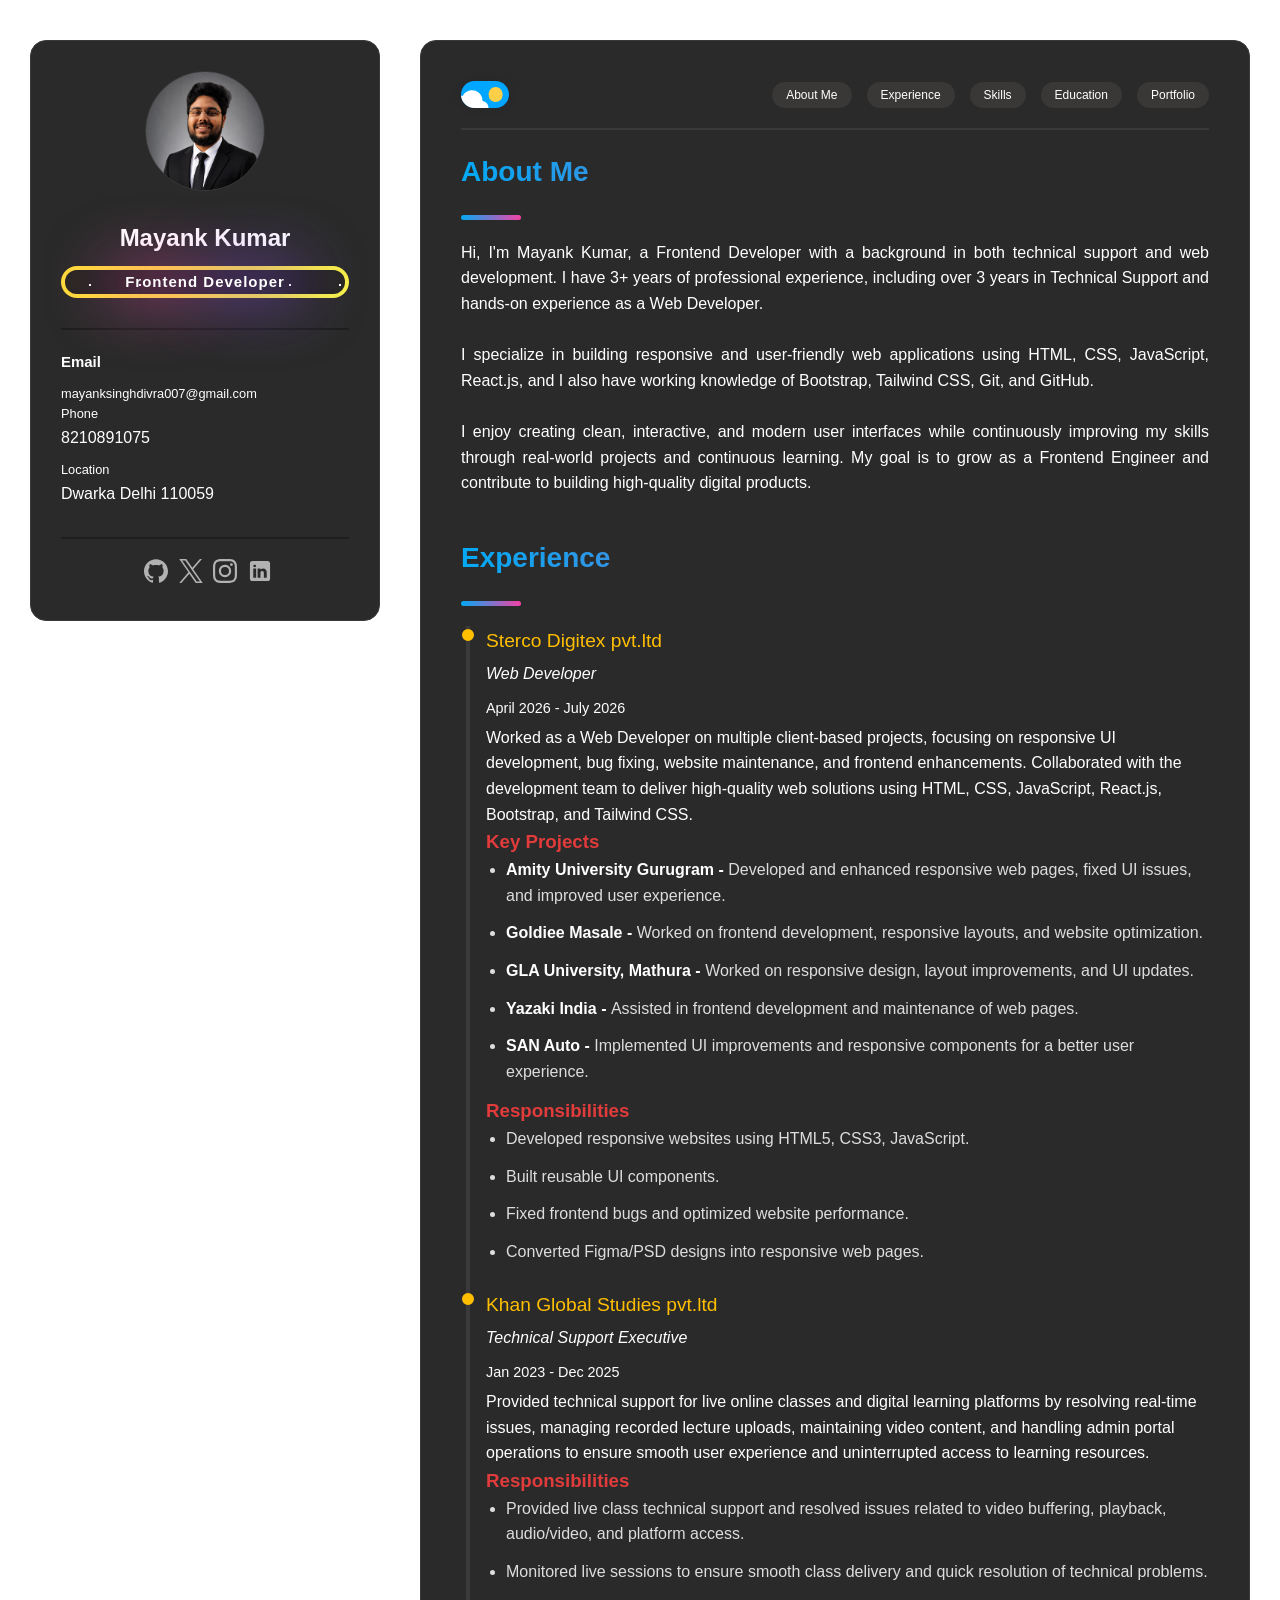
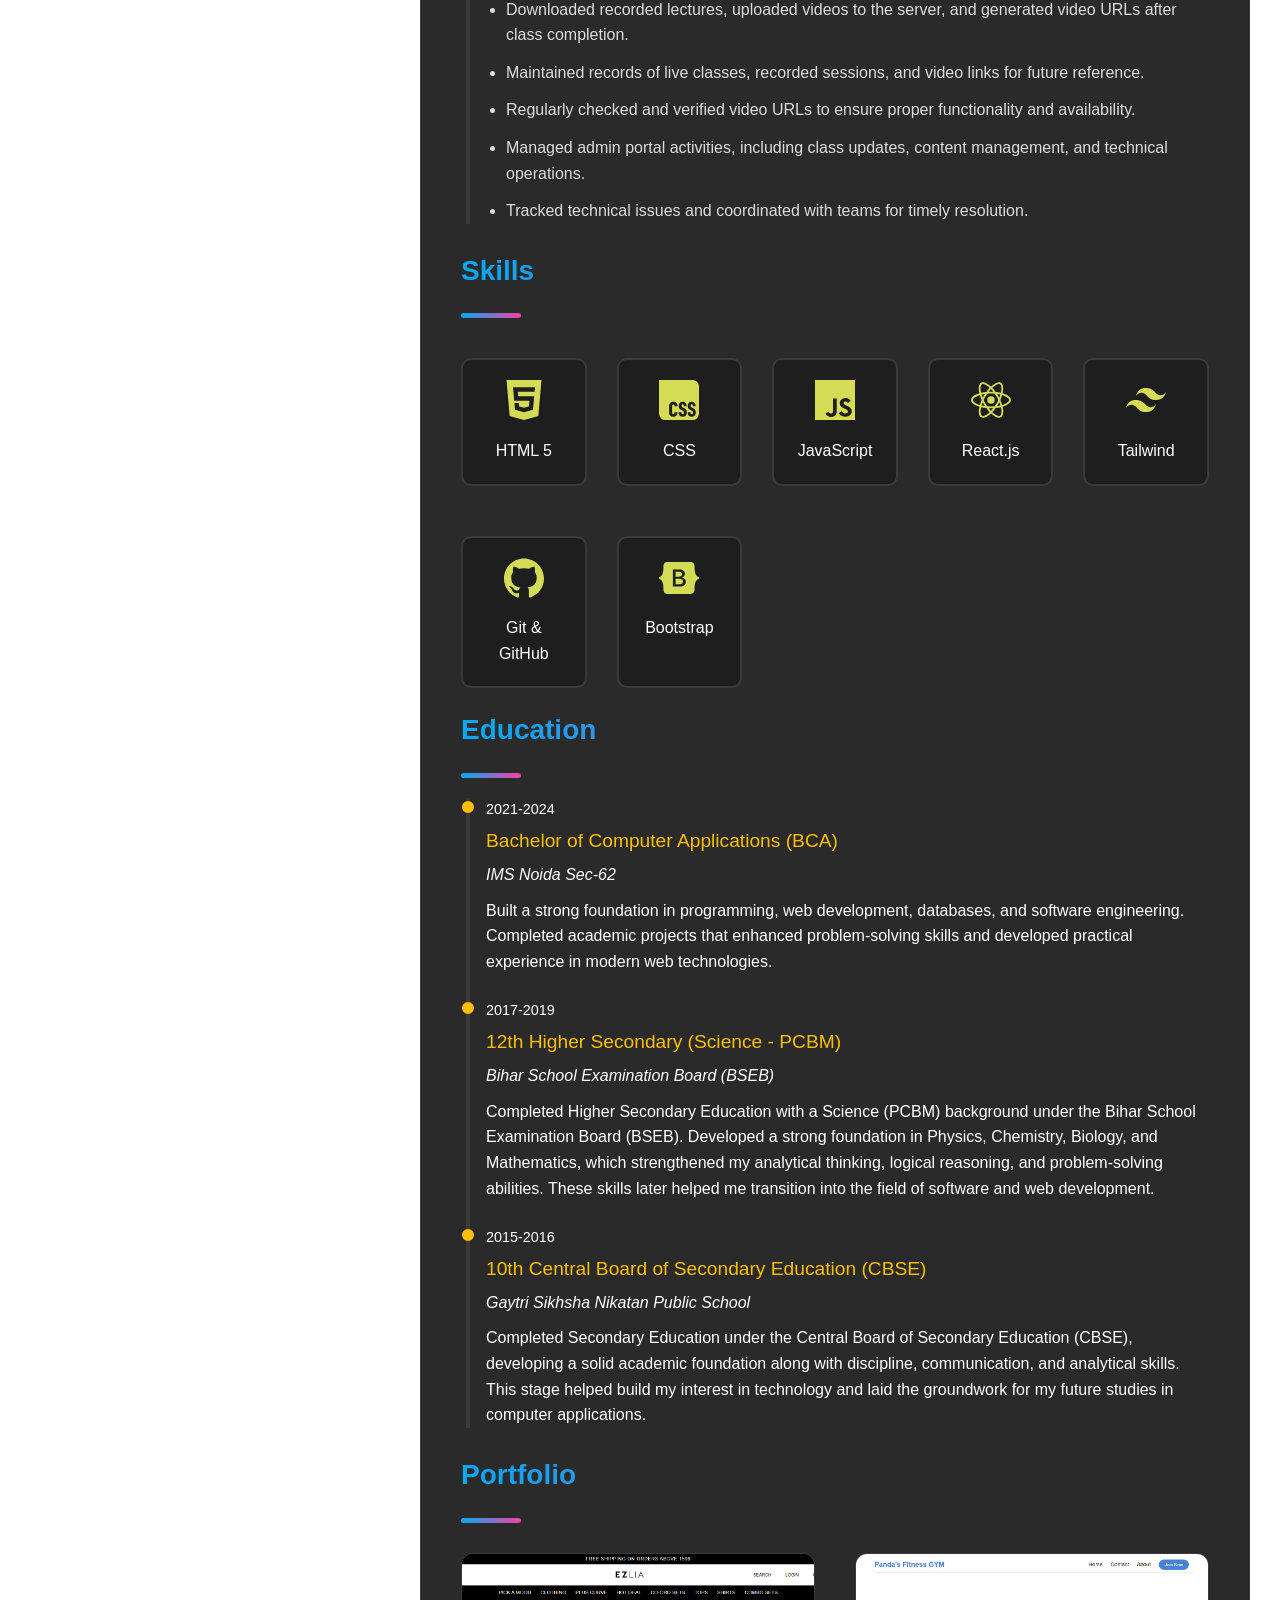
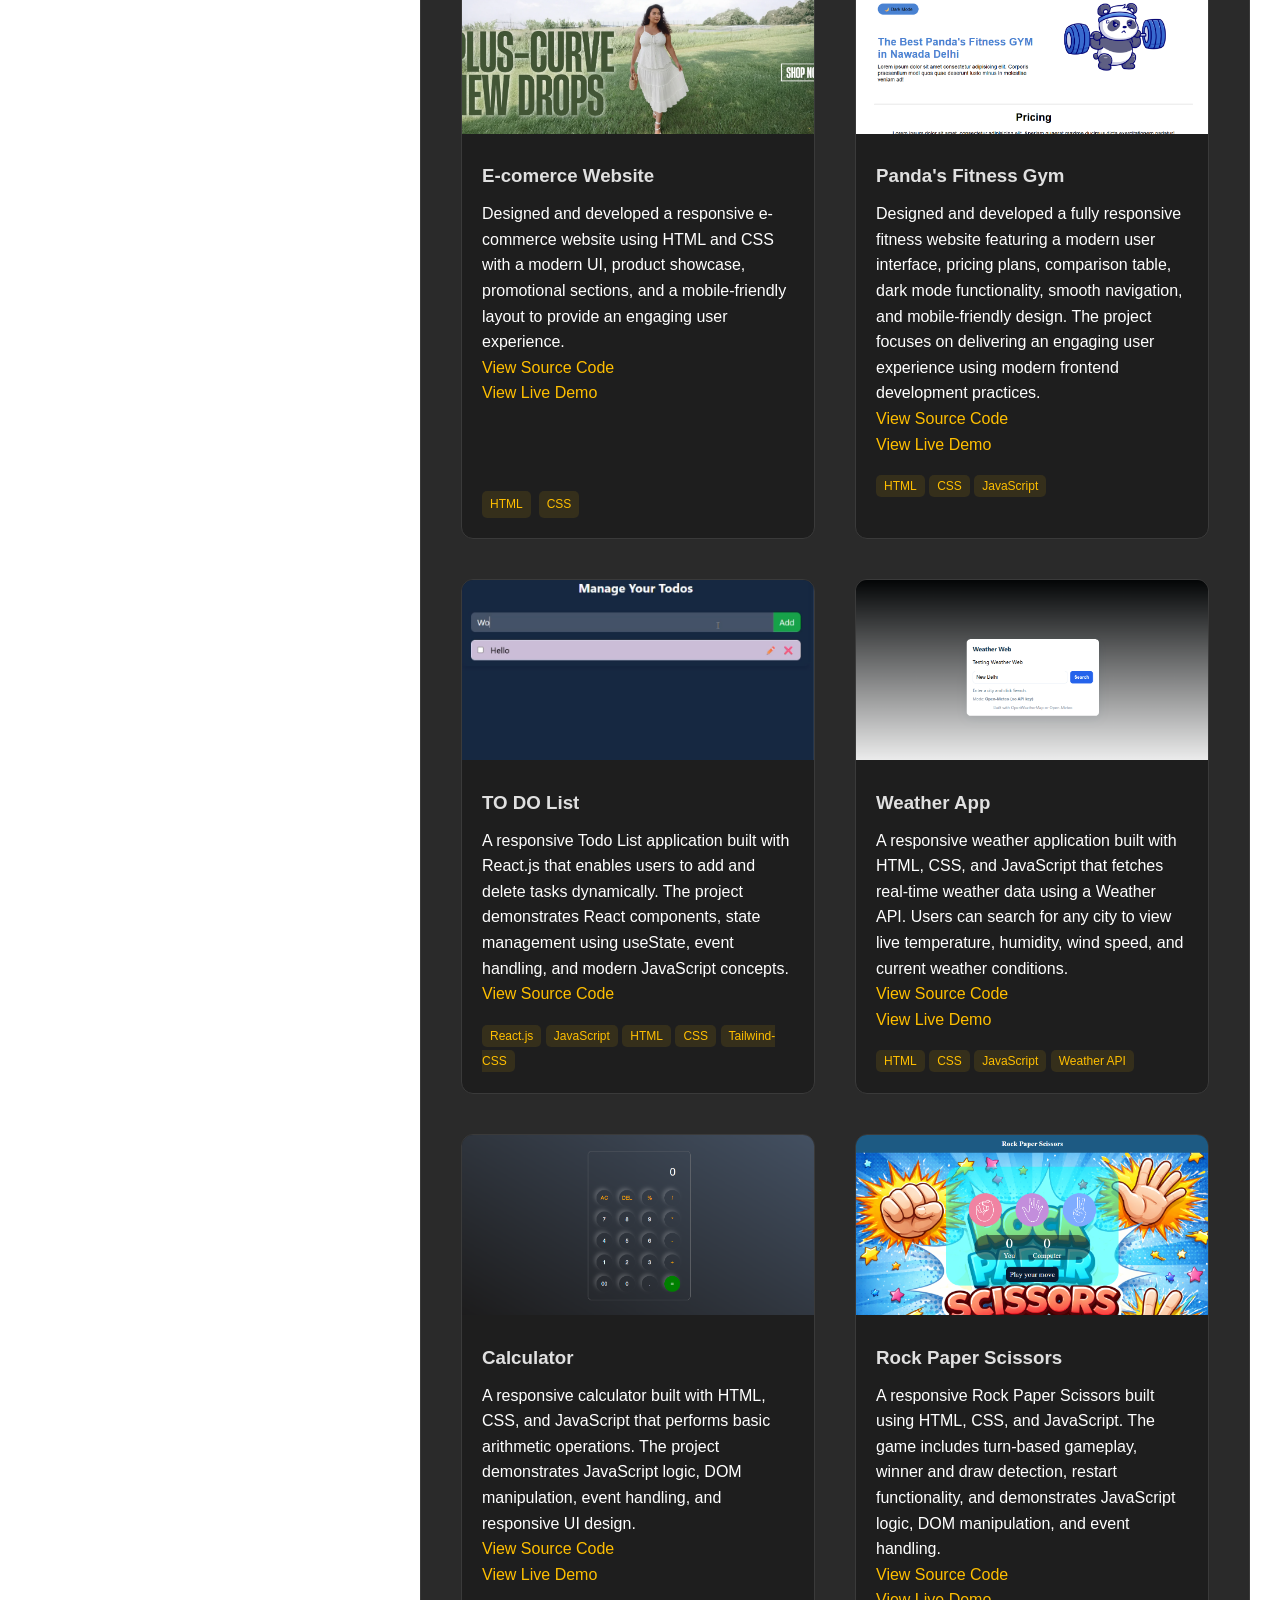
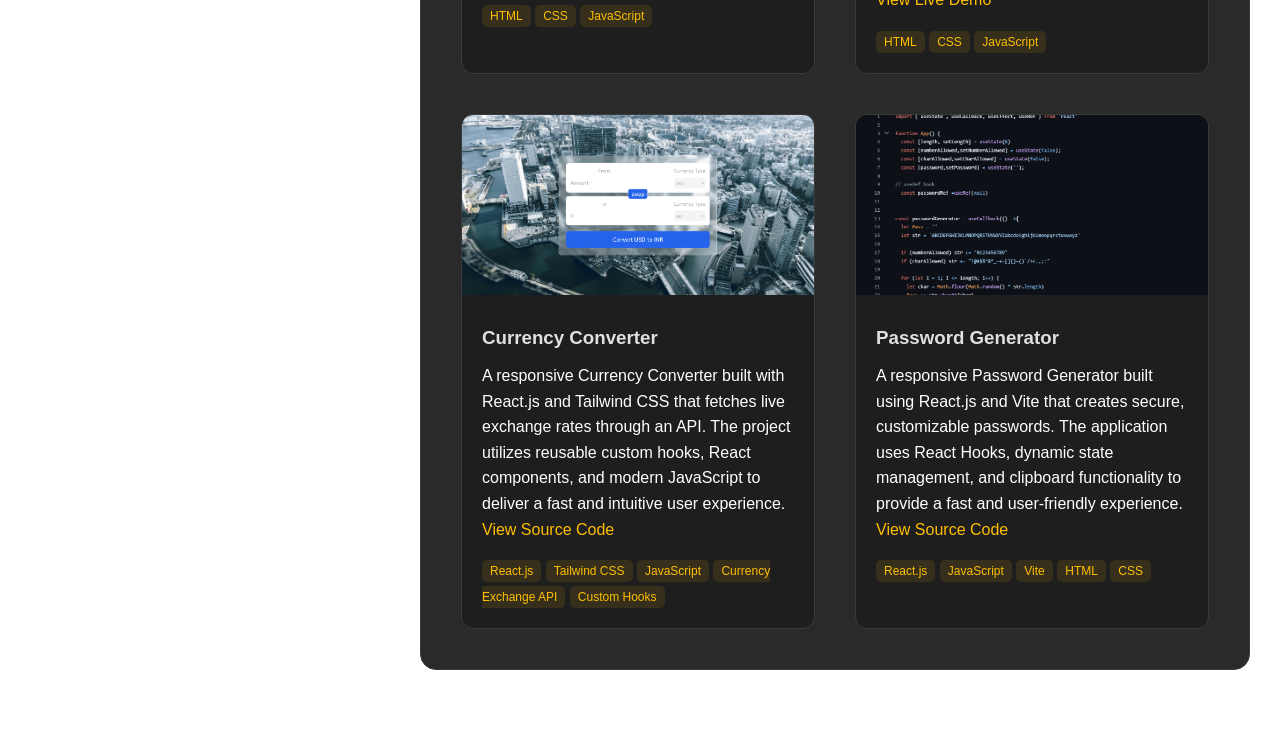
<file: index.html>
<!doctype html>
<html lang="en">
  <head>
    <meta charset="UTF-8" />
    <meta name="viewport" content="width=device-width, initial-scale=1.0" />
    <link rel="stylesheet" href="style.css" />
    <link rel="shortcut icon" href="./favicon.png" type="image/x-icon" />
    <title>Portfolio Mayank</title>
  </head>
  <body>
    <div class="main_container">
      <!-- sidebar -->
      <div class="sidebar">
        <!-- profile -->
        <div class="profile">
          <img src="./mayank.png" alt="" />
          <h2>Mayank Kumar</h2>

          <div class="profile-badge">
            <strong>Frontend Developer</strong>

            <div class="badge-stars">
              <div class="badge-stars-bg"></div>
            </div>

            <div class="badge-glow">
              <div class="badge-circle"></div>
              <div class="badge-circle"></div>
            </div>
          </div>
        </div>
        <!-- contact -->
        <div class="contact">
          <div class="lable">
            <h3 class="email">Email</h3>
            <a class="value" href="mailto:mayanksinghdivra007@gmail.com"
              >mayanksinghdivra007@gmail.com</a
            >
          </div>
          <div class="phone">
            <h3 class="lable">Phone</h3>
            <a class="value" href="tel:8210891075">8210891075</a>
          </div>
          <div class="location">
            <h3 class="lable">Location</h3>
            <p class="value">Dwarka Delhi 110059</p>
          </div>
        </div>
        <!-- social -->
        <div class="social">
          <a href="https://github.com/mayanksingh-0852" target="_blank"
            ><img src="./github.svg" alt="GitHub"
          /></a>
          <a href="https://x.com/MayankSingh1075" target="_blank"
            ><img src="./x.svg" alt="X"
          /></a>
          <a href="https://www.instagram.com/_mayank_singh_7/" target="_blank"
            ><img src="./instagram.svg" alt="Instagram"
          /></a>
          <a
            href="https://www.linkedin.com/in/kumar-mayank-5a015025a/"
            target="_blank"
            ><img src="./linkedin.svg" alt="Linkedin"
          /></a>
        </div>
      </div>

      <!-- main-contain -->
      <div class="main_contain">
        <!-- navigation -->
        <div class="nav-wrapper">
          <label class="switch">
            <input checked="true" id="checkbox" type="checkbox" />
            <span class="slider">
              <div class="star star_1"></div>
              <div class="star star_2"></div>
              <div class="star star_3"></div>
              <svg viewBox="0 0 16 16" class="cloud_1 cloud">
                <path
                  transform="matrix(.77976 0 0 .78395-299.99-418.63)"
                  fill="#fff"
                  d="m391.84 540.91c-.421-.329-.949-.524-1.523-.524-1.351 0-2.451 1.084-2.485 2.435-1.395.526-2.388 1.88-2.388 3.466 0 1.874 1.385 3.423 3.182 3.667v.034h12.73v-.006c1.775-.104 3.182-1.584 3.182-3.395 0-1.747-1.309-3.186-2.994-3.379.007-.106.011-.214.011-.322 0-2.707-2.271-4.901-5.072-4.901-2.073 0-3.856 1.202-4.643 2.925"
                ></path>
              </svg>
            </span>
          </label>

          <div id="navigation">
            <div class="nav">
              <div class="container">
                <a href="#about_me"><button>About Me</button></a>
              </div>

              <div class="container">
                <a href="#experience"><button>Experience</button></a>
              </div>

              <div class="container">
                <a href="#skills"><button>Skills</button></a>
              </div>
              <div class="container">
                <a href="#education"><button>Education</button></a>
              </div>

              <div class="container">
                <a href="#portfolio"><button>Portfolio</button></a>
              </div>
            </div>
          </div>
        </div>

        <!-- about me -->
        <div id="about_me">
          <h2 class="heading">About Me</h2>
          <div class="line"></div>
          <p class="content">
            Hi, I'm Mayank Kumar, a Frontend Developer with a background in both
            technical support and web development. I have 3+ years of
            professional experience, including over 3 years in Technical Support
            and hands-on experience as a Web Developer.
          </p>
          <br />
          <p class="content">
            I specialize in building responsive and user-friendly web
            applications using HTML, CSS, JavaScript, React.js, and I also have
            working knowledge of Bootstrap, Tailwind CSS, Git, and GitHub.
          </p>
          <br />
          <p class="content">
            I enjoy creating clean, interactive, and modern user interfaces
            while continuously improving my skills through real-world projects
            and continuous learning. My goal is to grow as a Frontend Engineer
            and contribute to building high-quality digital products.
          </p>
        </div>
        <!-- experience -->
        <div id="experience">
          <h2 class="heading">Experience</h2>
          <div class="line"></div>
          <div class="edtech">
            <div class="education_first">
              <div class="degree" id="company">Sterco Digitex pvt.ltd</div>
              <p class="college">Web Developer</p>
              <div class="year">April 2026 - July 2026</div>
              <p class="learning">
                Worked as a Web Developer on multiple client-based projects,
                focusing on responsive UI development, bug fixing, website
                maintenance, and frontend enhancements. Collaborated with the
                development team to deliver high-quality web solutions using
                HTML, CSS, JavaScript, React.js, Bootstrap, and Tailwind CSS.
              </p>
              <h3 class="custom">Key Projects</h3>
              <ul class="project_list">
                <li>
                  <strong>Amity University Gurugram - </strong>Developed and
                  enhanced responsive web pages, fixed UI issues, and improved
                  user experience.
                </li>
                <li>
                  <strong>Goldiee Masale - </strong>Worked on frontend
                  development, responsive layouts, and website optimization.
                </li>
                <li>
                  <strong>GLA University, Mathura - </strong>Worked on
                  responsive design, layout improvements, and UI updates.
                </li>
                <li>
                  <strong>Yazaki India - </strong>Assisted in frontend
                  development and maintenance of web pages.
                </li>
                <li>
                  <strong>SAN Auto - </strong>Implemented UI improvements and
                  responsive components for a better user experience.
                </li>
              </ul>
              <h3 class="custom">Responsibilities</h3>
              <ul class="responsibility_list">
                <li>
                  Developed responsive websites using HTML5, CSS3, JavaScript.
                </li>
                <li>Built reusable UI components.</li>
                <li>Fixed frontend bugs and optimized website performance.</li>
                <li>Converted Figma/PSD designs into responsive web pages.</li>
              </ul>
              <div class="goal"></div>
            </div>
            <div class="education_sec">
              <div class="degree" id="company">Khan Global Studies pvt.ltd</div>
              <p class="college">Technical Support Executive</p>
              <div class="year">Jan 2023 - Dec 2025</div>
              <p class="learning">
                Provided technical support for live online classes and digital
                learning platforms by resolving real-time issues, managing
                recorded lecture uploads, maintaining video content, and
                handling admin portal operations to ensure smooth user
                experience and uninterrupted access to learning resources.
              </p>
              <h3 class="custom">Responsibilities</h3>
              <ul class="project_list">
                <li>
                  Provided live class technical support and resolved issues
                  related to video buffering, playback, audio/video, and
                  platform access.
                </li>
                <li>
                  Monitored live sessions to ensure smooth class delivery and
                  quick resolution of technical problems.
                </li>
                <li>
                  Downloaded recorded lectures, uploaded videos to the server,
                  and generated video URLs after class completion.
                </li>
                <li>
                  Maintained records of live classes, recorded sessions, and
                  video links for future reference.
                </li>
                <li>
                  Regularly checked and verified video URLs to ensure proper
                  functionality and availability.
                </li>
                <li>
                  Managed admin portal activities, including class updates,
                  content management, and technical operations.
                </li>
                <li>
                  Tracked technical issues and coordinated with teams for timely
                  resolution.
                </li>
              </ul>
              <div class="goal"></div>
            </div>

            <div class="liner"></div>
          </div>
        </div>
        <!-- skills -->
        <div id="skills">
          <h2 class="heading">Skills</h2>
          <div class="line"></div>
          <div class="grid-contaner">
            <div class="item">
              <img src="./html5.svg" alt="" />
              <h3>HTML 5</h3>
            </div>
            <div class="item">
              <img src="./css.svg" alt="" />
              <h3>CSS</h3>
            </div>
            <div class="item">
              <img src="javascript.svg" alt="" />
              <h3>JavaScript</h3>
            </div>
            <div class="item">
              <img src="react.svg" alt="" />
              <h3>React.js</h3>
            </div>
            <div class="item">
              <img src="tailwindcss.svg" alt="" />
              <h3>Tailwind</h3>
            </div>
            <div class="item">
              <img src="./github.svg" alt="" />
              <h3>Git & GitHub</h3>
            </div>
            <div class="item">
              <img src="bootstrap.svg" alt="" />
              <h3>Bootstrap</h3>
            </div>
          </div>
        </div>

        <!-- education -->
        <div id="education">
          <h2 class="heading">Education</h2>
          <div class="line"></div>
          <div class="edtech">
            <div class="education_first">
              <div class="year">2021-2024</div>
              <div class="degree">Bachelor of Computer Applications (BCA)</div>
              <p class="college">IMS Noida Sec-62</p>
              <p class="learning">
                Built a strong foundation in programming, web development,
                databases, and software engineering. Completed academic projects
                that enhanced problem-solving skills and developed practical
                experience in modern web technologies.
              </p>
              <div class="goal"></div>
            </div>
            <div class="education_sec">
              <div class="year">2017-2019</div>
              <div class="degree">12th Higher Secondary (Science - PCBM)</div>
              <p class="college">Bihar School Examination Board (BSEB)</p>
              <p class="learning">
                Completed Higher Secondary Education with a Science (PCBM)
                background under the Bihar School Examination Board (BSEB).
                Developed a strong foundation in Physics, Chemistry, Biology,
                and Mathematics, which strengthened my analytical thinking,
                logical reasoning, and problem-solving abilities. These skills
                later helped me transition into the field of software and web
                development.
              </p>
              <div class="goal"></div>
            </div>
            <div class="education_third">
              <div class="year">2015-2016</div>
              <div class="degree">
                10th Central Board of Secondary Education (CBSE)
              </div>
              <p class="college">Gaytri Sikhsha Nikatan Public School</p>
              <p class="learning">
                Completed Secondary Education under the Central Board of
                Secondary Education (CBSE), developing a solid academic
                foundation along with discipline, communication, and analytical
                skills. This stage helped build my interest in technology and
                laid the groundwork for my future studies in computer
                applications.
              </p>
              <div class="goal"></div>
            </div>
            <div class="liner"></div>
          </div>
        </div>
        <!-- portfolio -->
        <div id="portfolio">
          <h2 class="heading">Portfolio</h2>
          <div class="line"></div>
          <div class="project-container">
            <div class="project">
              <img src="./online-store.png" alt="E-comerce Website" />
              <div class="card">
                <h3>E-comerce Website</h3>
                <p>
                  Designed and developed a responsive e-commerce website using
                  HTML and CSS with a modern UI, product showcase, promotional
                  sections, and a mobile-friendly layout to provide an engaging
                  user experience. <br />
                  <a
                    href="https://github.com/mayanksingh-0852/trail-website"
                    target="_blank"
                    >View Source Code</a
                  >
                  <br />
                  <a href="https://ezalia.netlify.app" target="_blank"
                    >View Live Demo</a
                  >
                </p>
              </div>
              <div class="tech-stack"><span>HTML</span> <span>CSS</span></div>
            </div>
            <div class="project">
              <img src="./gym.png" alt="" />
              <div class="card">
                <h3>Panda's Fitness Gym</h3>
                <p>
                  Designed and developed a fully responsive fitness website
                  featuring a modern user interface, pricing plans, comparison
                  table, dark mode functionality, smooth navigation, and
                  mobile-friendly design. The project focuses on delivering an
                  engaging user experience using modern frontend development
                  practices. <br />
                  <a
                    href="https://github.com/mayanksingh-0852/fitness_website"
                    target="_blank"
                    >View Source Code</a
                  >
                  <br />
                  <a href="https://pandasfitnessgym.netlify.app" target="_blank"
                    >View Live Demo</a
                  >
                </p>
                <span>HTML</span>
                <span>CSS</span>
                <span>JavaScript</span>
              </div>
            </div>
            <div class="project">
              <img src="todo.png" alt="" />
              <div class="card">
                <h3>TO DO List</h3>
                <p>
                  A responsive Todo List application built with React.js that
                  enables users to add and delete tasks dynamically. The project
                  demonstrates React components, state management using
                  useState, event handling, and modern JavaScript concepts.
                  <br />
                  <a
                    href="https://github.com/mayanksingh-0852/todo-by-react"
                    target="_blank"
                    >View Source Code</a
                  >
                </p>
                <span>React.js</span>
                <span>JavaScript</span>
                <span>HTML</span>
                <span>CSS</span>
                <span>Tailwind-CSS</span>
              </div>
            </div>
            <div class="project">
              <img src="./weather.png" alt="" />
              <div class="card">
                <h3>Weather App</h3>
                <p>
                  A responsive weather application built with HTML, CSS, and
                  JavaScript that fetches real-time weather data using a Weather
                  API. Users can search for any city to view live temperature,
                  humidity, wind speed, and current weather conditions. <br />
                  <a
                    href="https://github.com/mayanksingh-0852/Weather-Website"
                    target="_blank"
                    >View Source Code</a
                  >
                  <br />
                  <a href="https://weather-websi.netlify.app" target="_blank"
                    >View Live Demo</a
                  >
                </p>
                <span>HTML</span>
                <span>CSS</span>
                <span>JavaScript</span>
                <span>Weather API</span>
              </div>
            </div>
            <div class="project">
              <img src="./calculater.png" alt="" />
              <div class="card">
                <h3>Calculator</h3>
                <p>
                  A responsive calculator built with HTML, CSS, and JavaScript
                  that performs basic arithmetic operations. The project
                  demonstrates JavaScript logic, DOM manipulation, event
                  handling, and responsive UI design. <br /><a
                    href="https://github.com/mayanksingh-0852/calculator"
                    target="_blank"
                    >View Source Code</a
                  >
                  <br />
                  <a
                    href="https://calculator-mayank.netlify.app/"
                    target="_blank"
                    >View Live Demo</a
                  >
                </p>
                <span>HTML</span>
                <span>CSS</span>
                <span>JavaScript</span>
              </div>
            </div>
            <div class="project">
              <img src="./game.png" alt="Rock Paper Scissors" />
              <div class="card">
                <h3>Rock Paper Scissors</h3>
                <p>
                  A responsive Rock Paper Scissors built using HTML, CSS, and
                  JavaScript. The game includes turn-based gameplay, winner and
                  draw detection, restart functionality, and demonstrates
                  JavaScript logic, DOM manipulation, and event handling. <br />
                  <a
                    href="https://github.com/mayanksingh-0852/stone-paper-scissors"
                    target="_blank"
                    >View Source Code</a
                  >
                  <br />
                  <a
                    href="https://game-mini-project.netlify.app"
                    target="_blank"
                    >View Live Demo</a
                  >
                </p>
                <span>HTML</span>
                <span>CSS</span>
                <span>JavaScript</span>
              </div>
            </div>
            <div class="project">
              <img src="./currency-convert.png" alt="Currency Converter" />
              <div class="card">
                <h3>Currency Converter</h3>
                <p>
                  A responsive Currency Converter built with React.js and
                  Tailwind CSS that fetches live exchange rates through an API.
                  The project utilizes reusable custom hooks, React components,
                  and modern JavaScript to deliver a fast and intuitive user
                  experience. <br />
                  <a
                    href="https://github.com/mayanksingh-0852/currency-convert-by-react"
                    target="_blank"
                    >View Source Code</a
                  >
                </p>
                <span>React.js</span>
                <span>Tailwind CSS</span>
                <span>JavaScript</span>
                <span>Currency Exchange API</span>
                <span>Custom Hooks</span>
              </div>
            </div>
            <div class="project">
              <img src="./password.png" alt="" />
              <div class="card">
                <h3>Password Generator</h3>
                <p>
                  A responsive Password Generator built using React.js and Vite
                  that creates secure, customizable passwords. The application
                  uses React Hooks, dynamic state management, and clipboard
                  functionality to provide a fast and user-friendly experience.
                  <br />
                  <a
                    href="https://github.com/mayanksingh-0852/password-generator"
                    target="_blank"
                    >View Source Code</a
                  >
                </p>
                <span>React.js</span>
                <span>JavaScript</span>
                <span>Vite</span>
                <span>HTML</span>
                <span>CSS</span>
              </div>
            </div>
          </div>
        </div>
      </div>
    </div>
  </body>
  <script src="index.js"></script>
</html>
</file>
<file: style.css>
*{
    padding:0;
    margin:0;
    box-sizing: border-box;
}
html{
scroll-behavior:smooth;
}
body{
    background-color: #ffff;
    font-family: sans-serif;
    color: #fff;
    line-height: 1.6;
    margin-bottom: 5rem;
}
.main_container{
    display:grid;
    grid-template-columns:350px 1fr;
    gap:40px;
    padding-top:40px;
    margin:0 30px;
    align-items:start;
}
.sidebar{
    background:#2a2a2a;
    border:1px solid #3a3a3a;
    border-radius:16px;
    padding:30px;
    position:sticky;
    top:40px;
    height:fit-content;
}
.main_contain{
    background-color: #2a2a2a;
    border:1px solid #3a3a3a;
    border-radius: 16px;
    padding: 40px;
    top: 40px;

}
.profile h2{
    font-size:1.5rem;
    font-weight:700;
    margin-top: 20px;
    color:#fff;

}
.profile p{
    background-color: #1e1e1e;
    padding: 5px 15px;
    color:#ffBF00;
    border: 1px solid #3a3a3a;
    font-size:0.8rem;
    border-radius: 8px;
    display:inline-block;
    margin-top:10px;
}
.profile img{
    height: 120px;
    width: 120px;
    border-radius: 50%;
    border: 1px solid #3a3a3a;
    object-fit:cover;
    transition:.4s;
}
/* .profile img:hover{

transform:rotate(5deg) scale(1.05);
} */
.profile{
    text-align: center;
}

.contact{
    margin-top:30px;
    border-top:2px solid #1e1e1e;
    padding-top: 20px;
}
.lable{
    font-weight: 500;
    font-size: 0.8rem;
    color:#fff
}
.value{
    color: #fff;
    text-decoration: none;
}
.email,.phone{
    margin-bottom: 10px;
}
.social{
  margin-top:30px;
    border-top:2px solid #1e1e1e;
    padding-top: 20px; 
    text-align: center; 
}.social img{
    height:24px;
    width:24px;
    margin-left: 6px;
    filter: grayscale(1) invert(0.7);
    transition: filter 0.3s ease;
}
.social img:hover{
    filter: grayscale(0) invert(0);
    transform:scale(1.2);
}



.nav-wrapper{
    display: flex;
    justify-content: space-between;
    align-items: center;
    border-bottom: 2px solid #3a3a3a;
    margin-bottom: 20px;
    padding-bottom: 20px;
}

#navigation{
    margin: 0;
    padding: 0;
    border: none;
}


.nav{
    display:flex;
    gap:15px;
    justify-content:flex-end;
    flex-wrap:wrap;
}

.container {
  position: relative;
  display: inline-block;
}

button {
      position: relative;
    z-index: 1;
    padding: 6px 14px;
    border: none;
    border-radius: 50px;
    background: #393836;
    color: #fff;
    font-size: 12px;
    cursor: pointer;
}

.container::before {
  content: "";
    position: absolute;
    inset: -1px;
    border-radius: 50px;
    background: linear-gradient(90deg, #f1dd29, #75c52e);
    filter: blur(5px);
    opacity: 0;
    transition: opacity 0.4s ease;
    z-index: 0;
}

.container:hover::before {
  opacity: 1;
}

.btn{
    background:#ffBF00;
    color:#1e1e1e;
    border:none;
    padding:10px 18px;
    border-radius:8px;
    cursor:pointer;
    font-weight:600;
    transition:.3s;
}

.btn:hover{
    transform:translateY(-2px);
}


.heading{

    background: linear-gradient(
        90deg,
        #03a9f4,
        #f441a5,
        #ffbf00
    );

    background-size: 200%;

    -webkit-background-clip: text;
    -webkit-text-fill-color: transparent;

    animation: headingGradient 3s ease infinite;
     font-size:28px;
    margin-bottom: 15px;
    margin-top: 20px;
    transition: all 0.5s ease;
}


@keyframes headingGradient{

    0%{
        background-position:0% 50%;
    }

    50%{
        background-position:100% 50%;
    }

    100%{
        background-position:0% 50%;
    }

}

.line{
    width:60px;
    height: 5px;
     background: linear-gradient(
        90deg,
        #03a9f4,
        #f441a5,
        #ffbf00
    );

    background-size: 200%;

    /* -webkit-background-clip: text; */
    -webkit-text-fill-color: transparent;

    animation: headingGradient 3s ease infinite;
     font-size:28px;
    margin-bottom: 15px;
    margin-top: 20px;
    transition: all 0.5s ease;

    @keyframes headingGradient{

    0%{
        background-position:0% 50%;
    }

    50%{
        background-position:100% 50%;
    }

    100%{
        background-position:0% 50%;
    }

}

    margin-bottom: 20px;
    border-radius: 5px;
}
#about_me{
    margin-bottom:40px;
}
.content{
    text-align: justify;
    /* color:#fff; */
}

.grid-contaner{
    display:grid;
    grid-template-columns: repeat(auto-fit, minmax(120px,1fr));
    gap:30px;
}
.item img{
    height: 40px;
    width: 40px;
   filter: brightness(0) saturate(100%) invert(86%) sepia(71%) saturate(404%) hue-rotate(4deg) brightness(90%) contrast(91%);
    margin-bottom: 10px;
   

}
.item{
    padding: 20px;
    border-radius: 10px;
    border: 2px solid #3a3a3a;
    background-color: #1e1e1e;
    text-align: center;
    margin-top:20px;
     transition: transform 0.3s ease , box-shadow 0.3s ease;
}
.item h3{
    font-size:1rem;
    font-weight: 500;
}
.item:hover {
    transform:translateY(-8px);
    box-shadow: 0px 0px 10px 5px rgba(0, 0, 0, 0.3);
    transition: all 0.3s ease;
}

.education{
    margin-top: 30px;

}
.degree{
    color: #ffBF00;
    font-size:1.2rem;
    font-weight: 500;
    margin-bottom: 5px;
}

.year{
    font-size: 0.9rem;
    color:#fff;
    margin-bottom: 5px;
}
.college{
    font-style: italic;
    color:#fff;
    margin-bottom: 10px;
}
.learning{
    color:#fff;
}

.education_sec, .education_third,.education_first{
    margin-bottom: 25px;
    padding-left: 25px;
    position: relative;
}
.goal{
    height:5px;
    width: 5px;
    border-radius: 50px;
    border: 6px solid #ffBF00;
    position: absolute;
    top: 3px;
    left: 1px;
    z-index: 1;

}
.edtech{
    position:relative;
    margin-top:20px;
}
.liner{
    position: absolute;
    width: 2px;
    top:0px;
    bottom:0px;
    border: 2px solid #3a3a3a;
    left:5px;
}

.project-container{
    display:grid;
    grid-template-columns: 1fr 1fr;
    gap:40px;
    margin-top:30px;
}

.project img{
    height: 180px;
    width: 100%;
    object-fit: cover;
}
.project{
    background-color: #1e1e1e;
    border-radius: 12px;
    border:1px solid #3a3a3a;
    overflow: hidden;
    transition: transform 0.5s ease, boxshadow 0.5s ease;
}
.project:hover{
    transform:translateY(-10px);
    box-shadow: 0px 0px 10px 5px rgba(0, 0, 0, 0.3);
    transition: all 0.3s ease;
}
.card{
    padding:20px;
}
.card h3{
    color:#e0e0e0;
    margin-bottom:10px;
}
.card p{
    color: #fff;
    line-height: 1.6;
    text-align: start;
    margin-bottom:15px;
}
.tech-stack{
    margin-top: 30px;
    display: flex;
    flex-wrap: wrap;
    gap: 8px;
    padding: 20px;
}
.project span{
    /* background-color:rgba(255, 191, 0, 0.1);
    color:#ffBF00;
    padding:4px 8px;
    border-radius: 5px;
    font-size:0.75rem;
    margin-right: 5px; */
      background-color: rgba(255,191,0,0.1);
    color:#ffBF00;
    padding:4px 8px;
    border-radius:5px;
    font-size:0.75rem;
}
.card a{
    text-decoration:none;
    color:#ffBF00;
}
.custom{
    color:#e13b3b
}
#company{
    color:#ffBF00;
}

/* Lists */

.project_list,
.responsibility_list{

    padding-left:20px;

}
.project_list li,
.responsibility_list li{

    margin-bottom:12px;

    line-height:1.6;

    color:#ddd;

}


.project_list strong{

    color:white;

}

.profile-badge {
  position: relative;
    display: flex;
    justify-content: center;
    align-items: center;
    width: auto;
    /* height: 7rem; */
    height: 2rem;
    background-size: 300% 300%;
    cursor: default;
    backdrop-filter: blur(1rem);
    border-radius: 3rem;
    transition: 0.5s;
    animation: gradient_301 5s ease infinite;
    border: double 4px transparent;
    background-image: linear-gradient(#212121, #212121), linear-gradient(137.48deg, #ffdb3b 10%, #f2fe53 45%, #51eaad 67%, #ff8900 87%);
    background-origin: border-box;
    background-clip: content-box, border-box;
    margin-top: 9px;
}


/* Stars Container */
.badge-stars {
  position: absolute;
  z-index: -1;

  width: 100%;
  height: 100%;

  overflow: hidden;
  transition: 0.5s;

  backdrop-filter: blur(1rem);
  border-radius: 5rem;
}


/* Text */
.profile-badge strong {
  z-index: 2;
    font-size: 15px;
    letter-spacing: 5px;
    letter-spacing: 1px;
    xt-shadow: 0 0 4px white;
}


/* Glow */
.badge-glow {
  position: absolute;
  display: flex;

  width: 12rem;
}


.badge-circle {
  width: 100%;
  height: 30px;

  filter: blur(2rem);

  animation: pulse_3011 4s infinite;

  z-index: -1;
}


.badge-circle:nth-child(1) {
  background: rgba(254,83,186,0.636);
}


.badge-circle:nth-child(2) {
  background: rgba(142,81,234,0.704);
}


/* Hover */
.profile-badge:hover .badge-stars {

  z-index: 1;

  background-color: #212121;

}


.profile-badge:hover {

  transform: scale(1.1);

}


/* Active */
.profile-badge:active {

  border: double 4px #fe53bb;

  background-origin: border-box;
  background-clip: content-box, border-box;

  animation:none;
}


.profile-badge:active .badge-circle {

  background:#fe53bb;

}


/* Stars Background */
.badge-stars-bg {

  position:relative;

  background:transparent;

  width:200rem;
  height:200rem;

}


.badge-stars-bg::after {

  content:"";

  position:absolute;

  top:-10rem;
  left:-100rem;

  width:100%;
  height:100%;

  animation:animStarRotate 90s linear infinite;

  background-image:
  radial-gradient(#ffffff 1px, transparent 1%);

  background-size:50px 50px;

}


.badge-stars-bg::before {

  content:"";

  position:absolute;

  top:0;
  left:-50%;

  width:170%;
  height:500%;

  animation:animStar 60s linear infinite;


  background-image:
  radial-gradient(#ffffff 1px, transparent 1%);

  background-size:50px 50px;

  opacity:0.5;

}



/* Animations */

@keyframes animStar {

  from{
    transform:translateY(0);
  }

  to{
    transform:translateY(-135rem);
  }

}



@keyframes animStarRotate {

  from{
    transform:rotate(360deg);
  }

  to{
    transform:rotate(0);
  }

}



@keyframes gradient_301 {

  0%{
    background-position:0% 50%;
  }

  50%{
    background-position:100% 50%;
  }

  100%{
    background-position:0% 50%;
  }

}



@keyframes pulse_3011 {

  0%{

    transform:scale(0.75);

    box-shadow:
    0 0 0 0 rgba(0,0,0,0.7);

  }


  70%{

    transform:scale(1);

    box-shadow:
    0 0 0 10px rgba(0,0,0,0);

  }


  100%{

    transform:scale(0.75);

    box-shadow:
    0 0 0 0 rgba(0,0,0,0);

  }

}

.heading_two{

    background: linear-gradient(
        90deg,
        #03a9f4,
        #f441a5,
        #ffbf00
    );

    background-size: 200%;

    -webkit-background-clip: text;
    -webkit-text-fill-color: transparent;

    animation: headingGradient 3s ease infinite;
     font-size:18px;
    margin-bottom: 15px;
    margin-top: 20px;
    transition: all 0.5s ease;
}


@keyframes headingGradient{

    0%{
        background-position:0% 50%;
    }

    50%{
        background-position:100% 50%;
    }

    100%{
        background-position:0% 50%;
    }

}



/* Theme Switch */
/* The switch - the box around the slider */
.switch {
 font-size: 12px;
    position: relative;
    display: inline-block;
    width: 4em;
    height: 2.2em;
    border-radius: 29px;
    box-shadow: 0 0 10px rgba(0, 0, 0, 0.1);
}

/* Hide default HTML checkbox */
.switch input {
  opacity: 0;
  width: 0;
  height: 0;
}

/* The slider */
.slider {
  position: absolute;
  cursor: pointer;
  top: 0;
  left: 0;
  right: 0;
  bottom: 0;
  background-color: #2a2a2a;
  transition: 0.4s;
  border-radius: 30px;
  overflow: hidden;
}

.slider:before {
  position: absolute;
  content: "";
  height: 1.2em;
  width: 1.2em;
  border-radius: 20px;
  left: 0.5em;
  bottom: 0.5em;
  transition: 0.4s;
  transition-timing-function: cubic-bezier(0.81, -0.04, 0.38, 1.5);
  box-shadow: inset 8px -4px 0px 0px #fff;
}

.switch input:checked + .slider {
  background-color: #00a6ff;
}

.switch input:checked + .slider:before {
  transform: translateX(1.8em);
  box-shadow: inset 15px -4px 0px 15px #ffcf48;
}

.star {
  background-color: #fff;
  border-radius: 50%;
  position: absolute;
  width: 5px;
  transition: all 0.4s;
  height: 5px;
}

.star_1 {
  left: 2.5em;
  top: 0.5em;
}

.star_2 {
  left: 2.2em;
  top: 1.2em;
}

.star_3 {
  left: 3em;
  top: 0.9em;
}

.switch input:checked ~ .slider .star {
  opacity: 0;
}

.cloud {
  width: 3.5em;
  position: absolute;
  bottom: -1.4em;
  left: -1.1em;
  opacity: 0;
  transition: all 0.4s;
}

.switch input:checked ~ .slider .cloud {
  opacity: 1;
}


/* dark mode */

/* Dark Mode */
.dark-mode{
    background:#121212;
    color:#fff;
}

.dark-mode .sidebar,
.dark-mode .main_contain{
    background:#1e1e1e;
    border-color:#333;
}

.dark-mode .profile h2,
.dark-mode .heading,
.dark-mode .card h3,
.dark-mode .value{
    color:#fff;
}

.dark-mode .content,
.dark-mode .learning,
.dark-mode .college,
.dark-mode .year{
    color:#ddd;
}

.dark-mode .item,
.dark-mode .project{
    background:#181818;
    border-color:#333;
}
/* responsive start */
/* Large Desktop */
@media(min-width:1400px){

    .main_container{
        grid-template-columns:380px 1fr;
        gap:50px;
        margin:0 50px;
    }


    .main_contain{
        padding:50px;
    }

}



/* Laptop */
@media(max-width:1200px){

    .main_container{

        grid-template-columns:300px 1fr;
        gap:30px;
        margin:0 20px;

    }


    .sidebar{

        padding:25px;

    }


    .main_contain{

        padding:30px;

    }


    .project-container{

        gap:25px;

    }

}




/* Tablet */
/* Tablet */
@media(max-width:992px){

    .main_container{
        display:flex;
        flex-direction:column;
        margin:20px;
        gap:25px;
    }


    .sidebar{
        width:100%;
        position:static;
        text-align:center;
        display:block;
    }


    .profile{
        width:100%;
        display:flex;
        flex-direction:column;
        align-items:center;
        justify-content:center;
    }


    .profile img{
        width:110px;
        height:110px;
    }


    .profile h2{
        text-align:center;
    }


    .profile-badge{
        display:flex;
        justify-content:center;
        align-items:center;

        width:18rem;
        max-width:90%;

        margin:10px auto;
    }


    .contact{
        text-align:center;
        margin-top:25px;
    }


    .social{
        text-align:center;
        margin-top:25px;
    }


    .main_contain{
        width:100%;
        padding:30px;
    }


    .nav-wrapper{
        justify-content:center;
        align-items:center;
        gap:25px;
    }


    .nav{
        justify-content:center;
        flex-wrap:wrap;
    }


    .project-container{
        grid-template-columns:1fr;
    }

}


/* Mobile Tablet */
@media(max-width:768px){


body{

    margin-bottom:20px;

}


/* Main Layout */

.main_container{

    margin:10px;

    padding:0;

    gap:20px;

}



.sidebar{

    padding:20px;

}



.main_contain{

    padding:20px;

}



/* Profile */


.profile{

    text-align:center;

}


.profile h2{

    font-size:22px;

}


.profile-badge{

    width:18rem;

    max-width:90%;

    margin:10px auto;

}



/* Navigation + Theme */


.nav-wrapper{

    display:flex;

    flex-direction:column;

    align-items:center;

    justify-content:center;

    gap:30px;

}



.nav{


    display:grid;

    grid-template-columns:repeat(2,1fr);

    width:100%;

    max-width:350px;

    gap:15px;

}



.container{

    width:100%;

}



.container button{

    width:100%;

    padding:8px;

    font-size:13px;

}



/* Skills */


.grid-contaner{

    grid-template-columns:repeat(2,1fr);

    gap:15px;

}



.item{

    padding:15px;

}



.item img{

    width:35px;

    height:35px;

}



.item h3{

    font-size:14px;

}



/* Projects */


.project-container{

    grid-template-columns:1fr;

    gap:20px;

}


.project img{

    height:160px;

}



/* Heading */

.heading{

    font-size:26px;

}


.content{

    font-size:15px;

}



}



/* Small Mobile */

@media(max-width:480px){



.main_container{

    margin:5px;

}



.main_contain{

    padding:15px;

}



.sidebar{

    padding:15px;

}



/* Navigation */

.nav{

    grid-template-columns:repeat(2,1fr);

    gap:10px;

}



.container button{

    font-size:12px;

    padding:7px;

}



/* Profile */

.profile img{

    width:90px;

    height:90px;

}



.profile-badge{

    width:15rem;

}



/* Skills */

.grid-contaner{

    grid-template-columns:repeat(2,1fr);

    gap:10px;

}



.item{

    padding:10px;

}



.item h3{

    font-size:12px;

}



/* Text */

.heading{

    font-size:22px;

}


.content{

    font-size:14px;

}



}





/* Very Small Devices */

@media(max-width:320px){



.nav{

    grid-template-columns:1fr;

}



.grid-contaner{

    grid-template-columns:1fr;

}



.heading{

    font-size:20px;

}



.profile-badge{

    width:100%;

}



}
/* responsive end */
</file>
